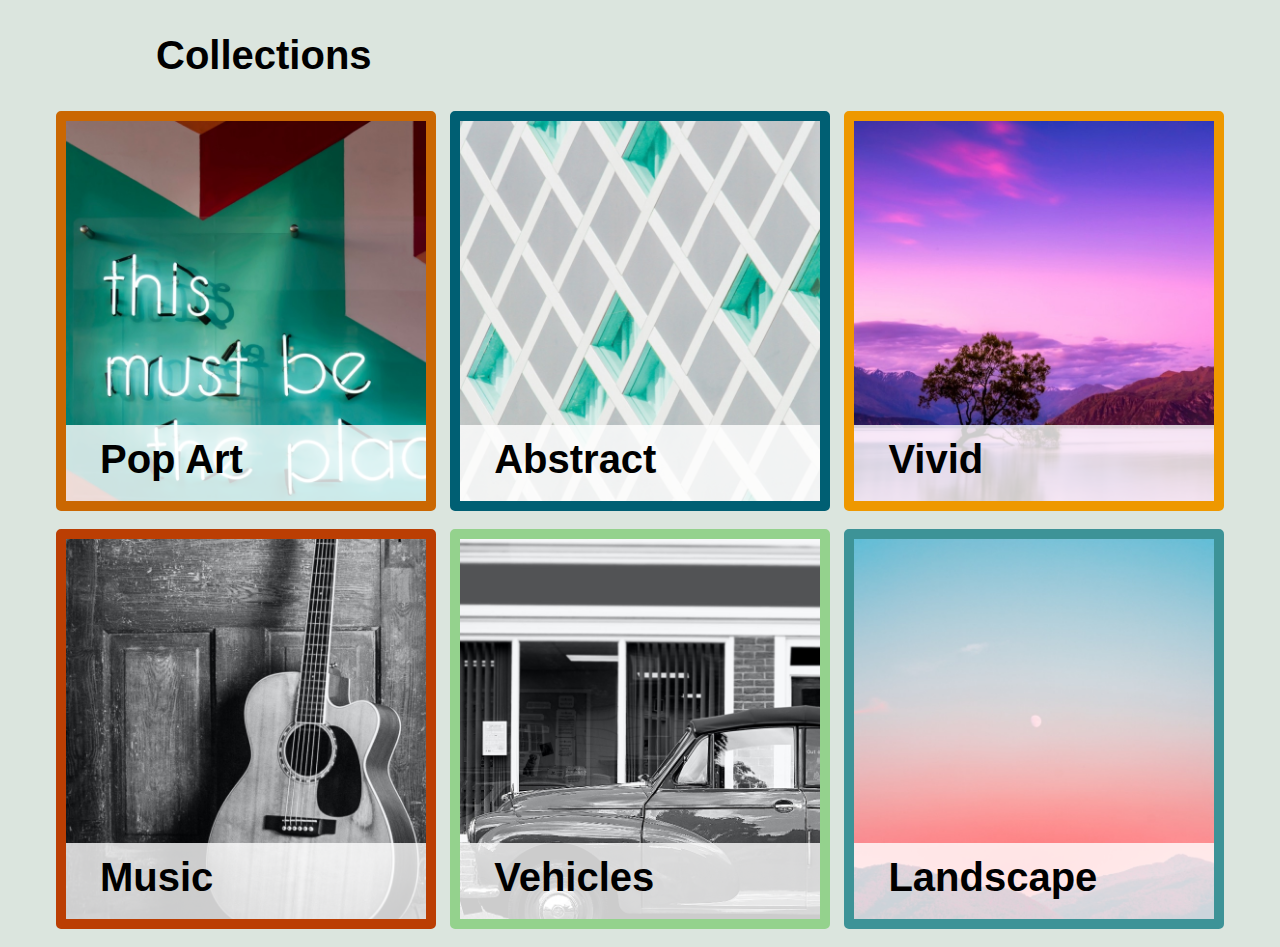
<file: index.html>
<!DOCTYPE html>
<html lang="en">

<head>
    <meta charset="UTF-8" />
    <meta http-equiv="X-UA-Compatible" content="IE=edge" />
    <meta name="viewport" content="width=device-width, initial-scale=1.0" />
    <title>Collections</title>
    <link href="style.css" rel="stylesheet" />
</head>

<body>
    <section id="collections">
        <h2>Collections</h2>
        <ul class="orange">
            <li class=" row">
                <figure id="fig-1">
                    <img src="images/pop-art.jpg" alt="Pop Art: This must be the place" />
                    <figcaption ><a href="#" id="orange_c">Pop Art</a></figcaption>
                </figure>
            </li>
            <li class="row">
                <figure id="fig-2">
                    <img src="images/abstract.jpg" alt="Abstract: grey and green squares." />
                    <figcaption><a href="#" id="col-2">Abstract</a></figcaption>
                </figure>
            </li>
            <li class="row">
                <figure id="fig-3">
                    <img src="images/vivid.jpg" alt="Tree on island in lake with purple sunrise." />
                    <figcaption><a href="#" id="col-3">Vivid</a></figcaption>
                </figure>
            </li>
            <li class="row">
                <figure id="fig-4">
                    <img src="images/music.jpg" alt="Music: guitar leaning against wall." />
                    <figcaption><a href="#" id="col-4">Music</a></figcaption>
                </figure>
            </li>
            <li class="row">
                <figure id="fig-5">
                    <img src="images/vehicles.jpg" alt="Vehicles: 1930's car on street." />
                    <figcaption><a href="#" id="col-5">Vehicles</a></figcaption>
                </figure>
            </li>
            <li class="row">
                <figure id="fig-6">
                    <img src="images/landscape.jpg" alt="Landscape: moonrise over tree-covered mountains." />
                    <figcaption><a href="#" id="col-6">Landscape</a></figcaption>
                </figure>
            </li>
        </ul>
    </section>
</body>

</html>
</file>
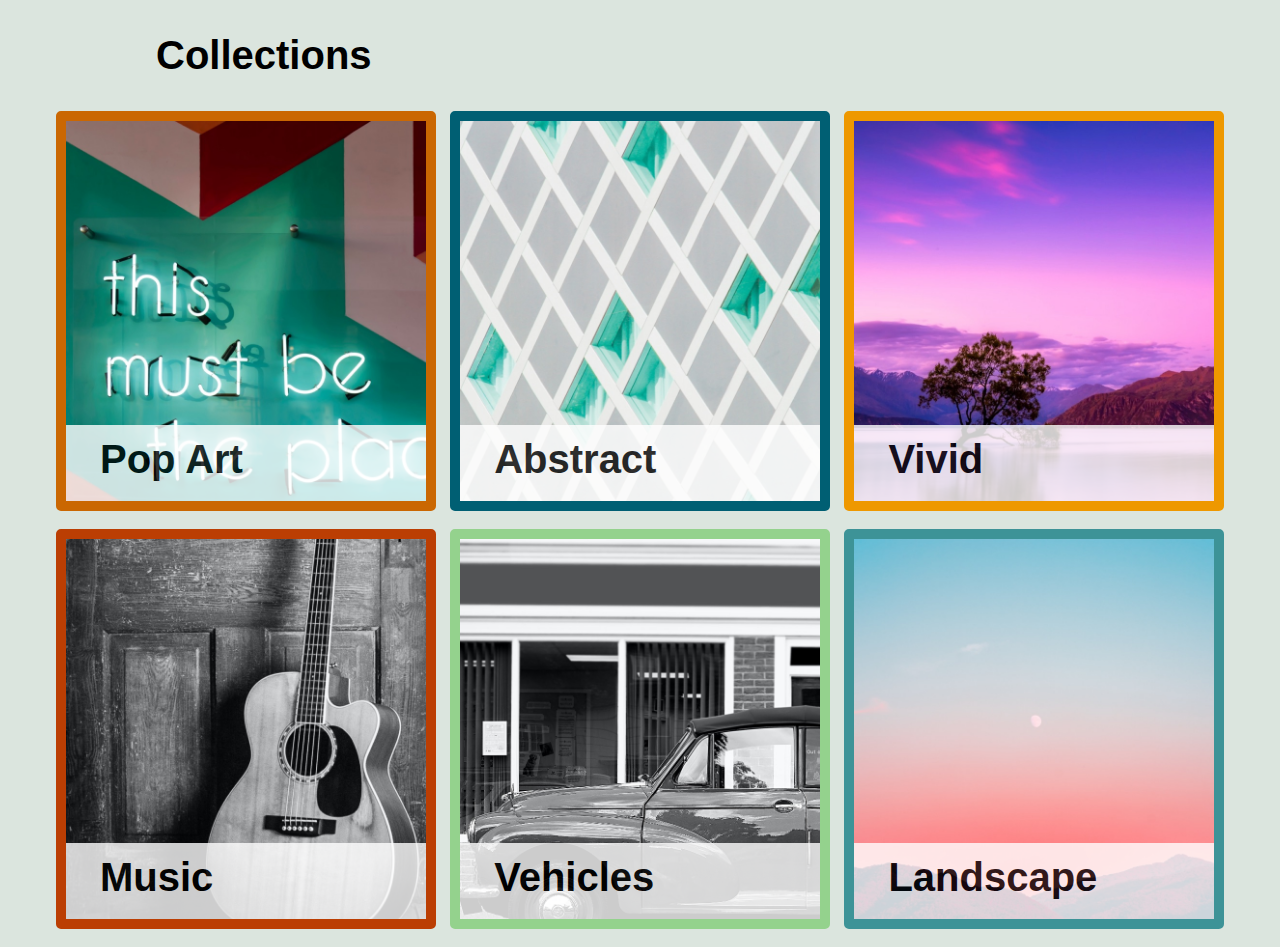
<file: collections.html>
<!DOCTYPE html>
<html lang="en">

<head>
    <meta charset="UTF-8" />
    <meta http-equiv="X-UA-Compatible" content="IE=edge" />
    <meta name="viewport" content="width=device-width, initial-scale=1.0" />
    <title>Collections</title>
    <link href="style_collections.css" rel="stylesheet" />
</head>

<body>
    <section id="collections">
        <h2>Collections</h2>
        <ul class="orange">
            <li class=" row">
                <figure id="fig-1">
                    <img src="images/pop-art.jpg" alt="Pop Art: This must be the place" />
                    <figcaption ><a href="#" id="orange_c">Pop Art</a></figcaption>
                </figure>
            </li>
            <li class="row">
                <figure id="fig-2">
                    <img src="images/abstract.jpg" alt="Abstract: grey and green squares." />
                    <figcaption><a href="#" id="col-2">Abstract</a></figcaption>
                </figure>
            </li>
            <li class="row">
                <figure id="fig-3">
                    <img src="images/vivid.jpg" alt="Tree on island in lake with purple sunrise." />
                    <figcaption><a href="#" id="col-3">Vivid</a></figcaption>
                </figure>
            </li>
            <li class="row">
                <figure id="fig-4">
                    <img src="images/music.jpg" alt="Music: guitar leaning against wall." />
                    <figcaption><a href="#" id="col-4">Music</a></figcaption>
                </figure>
            </li>
            <li class="row">
                <figure id="fig-5">
                    <img src="images/vehicles.jpg" alt="Vehicles: 1930's car on street." />
                    <figcaption><a href="#" id="col-5">Vehicles</a></figcaption>
                </figure>
            </li>
            <li class="row">
                <figure id="fig-6">
                    <img src="images/landscape.jpg" alt="Landscape: moonrise over tree-covered mountains." />
                    <figcaption><a href="#" id="col-6">Landscape</a></figcaption>
                </figure>
            </li>
        </ul>
    </section>
</body>

</html>
</file>
<file: style.css>
/* colors - see style guide for docs. 
Clearly there is more you could place in variables, up to you if you want to use them. My answer does not go beyond colors to keep the code easier to read. */

:root {
    --color1: #001219;
    --color2: #005f73;
    --color3: #3d9397;
    --color4: #94d28d;
    --color5: #e9d8a6;
    --color6: #ee9800;
    --color7: #ca6702;
    --color8: #bb3e03;
    --color9: #ae2012;
    --color10: #9b2226;
}


/* generic site styles */

html {
    box-sizing: border-box;
}

*,
*::before,
*::after {
    box-sizing: inherit;
}

body {
    font-family: 'Segoe UI', Tahoma, Geneva, Verdana, sans-serif;
    background-color: #DBE5DE;
    padding: 0;
    margin: 0;
}

section {
    
    max-width: 1200px;
    margin: 0px auto;
    padding: 0 1rem;

 
    
}


section h2 {

    font-size: 2.5rem;

}

section ul {
    margin: 0px;
    list-style-type: none;
    padding: 0;
}
ul{
    
    padding-top: 0px;
    display: flex;
    flex-wrap: wrap;
    align-items: center;
    justify-content: space-evenly;
    gap: 1%;

    
}

figure img {
    margin-bottom: -4px;
    object-fit: cover;
    object-position: 0 -150px;
    width: 100%;


}
figure {

    position: relative;
    padding: 0;
    max-height: 400px;
    overflow: hidden;
    margin: 0 0 0.5rem 0;
    
    


    
}
li {
    
    flex-basis: 32%;
    max-width: 100%;
    
    display: flex;
    padding-bottom: 10px;
    margin: 0;
    

}



figcaption {
    position: absolute;
    background-color: rgba(255,255,255, 0.8) ;
    font-size: 40px;
    margin: 0;
    height: 20%;
    padding:0;
    font-weight: bolder;
    font-family: 'Segoe UI', Tahoma, Geneva, Verdana, sans-serif;
    bottom: 0%;
    width: 100%;
/*     opacity: 0.8; */
}

figcaption a{
    display: block;
    padding: 1rem;
    text-decoration: none;
    position: absolute;
    bottom: 5%;
    left: 5%;
   

}


a:link {
      color: black;


    }

#orange_c:hover, 
#orange_c:hover:visited {
    color: #ca6702;
}
#fig-1 {
    
    border: 10px solid #ca6702;
    border-radius: 5px; 

}


#col-2:hover, 
#col-2:hover:visited {

    color: #005F73;
}
#fig-2 {
    
    border: 10px solid #005F73;
    border-radius: 5px; 
}

#col-3:hover, 
#col-3:hover:visited {
    color: #EE9800;

}
#fig-3 {
    border: 10px solid #EE9800;
    border-radius: 5px;  
}
#col-4:hover, 
#col-4:hover:visited {
    color: #BB3E03;
}
#fig-4 { 
    border: 10px solid #BB3E03;
    border-radius: 5px;  
}

#col-5:hover, 
#col-5:hover:visited {
    color: #94d28d;
}

#fig-5 {
    border: 10px solid #94d28d;
    border-radius: 5px;
}

#col-6:hover, 
#col-6:hover:visited {
    color: #3d9397;
}
#fig-6 {
    border: 10px solid #3d9397;
    border-radius: 5px;

}


a:visited {
      color: black;
      
}
#orange {
    
    padding: 0px;

    

}


img {
    width: 100%;
    
    margin-bottom: -4px;

    
    
    
}


/* Initial mobile layout: a series of images stacked on top of each other with the figure caption over the image. */


/* At this breakpoint, transition to 2 figures per line */

@media (min-width: 550px) {

    section ul{
        display: flex;
        flex-flow: row wrap;
        justify-content: space-between;
    }

    section li {
        flex-basis: 49.5%;
    }

    figure img {
        object-position:0;
    }
}
/* At this breakpoint, transition to 3 figures per line */

@media (min-width: 800px) {
    section ul {
        display: flex;
        flex-flow:row wrap;
        justify-content: space-between;
    }
    section h2 {
        margin-left: 100px;
    }
    section li {
        flex-basis: 32.5%;
    }
}
</file>
<file: style_collections.css>
/* colors - see style guide for docs. 
Clearly there is more you could place in variables, up to you if you want to use them. My answer does not go beyond colors to keep the code easier to read. */

:root {
    --color1: #001219;
    --color2: #005f73;
    --color3: #3d9397;
    --color4: #94d28d;
    --color5: #e9d8a6;
    --color6: #ee9800;
    --color7: #ca6702;
    --color8: #bb3e03;
    --color9: #ae2012;
    --color10: #9b2226;
}


/* generic site styles */

html {
    box-sizing: border-box;
}

*,
*::before,
*::after {
    box-sizing: inherit;
}

body {
    font-family: 'Segoe UI', Tahoma, Geneva, Verdana, sans-serif;
    background-color: #DBE5DE;
    padding: 0;
    margin: 0;
}

section {
    
    max-width: 1200px;
    margin: 0px auto;
    padding: 0 1rem;

 
    
}


section h2 {

    font-size: 2.5rem;

}

section ul {
    margin: 0px;
    list-style-type: none;
    padding: 0;
}
ul{
    
    padding-top: 0px;
    display: flex;
    flex-wrap: wrap;
    align-items: center;
    justify-content: space-evenly;
    gap: 1%;

    
}

figure img {
    margin-bottom: -4px;
    object-fit: cover;
    object-position: 0 -150px;
    width: 100%;


}
figure {

    position: relative;
    padding: 0;
    max-height: 400px;
    overflow: hidden;
    margin: 0 0 0.5rem 0;
    
    


    
}
li {
    
    flex-basis: 32%;
    max-width: 100%;
    
    display: flex;
    padding-bottom: 10px;
    margin: 0;
    

}



figcaption {
    position: absolute;
    background-color: white ;
    font-size: 40px;
    margin: 0;
    height: 20%;
    padding:0;
    font-weight: bolder;
    font-family: 'Segoe UI', Tahoma, Geneva, Verdana, sans-serif;
    bottom: 0%;
    width: 100%;
    opacity: 0.8;
}

figcaption a{
    display: block;
    padding: 1rem;
    text-decoration: none;
    position: absolute;
    bottom: 5%;
    left: 5%;
    opacity: 1;

}


a:link {
      color: black;


    }

#orange_c:hover, 
#orange_c:hover:visited {
    color: #ca6702;
}
#fig-1 {
    
    border: 10px solid #ca6702;
    border-radius: 5px; 

}


#col-2:hover, 
#col-2:hover:visited {

    color: #005F73;
}
#fig-2 {
    
    border: 10px solid #005F73;
    border-radius: 5px; 
}

#col-3:hover, 
#col-3:hover:visited {
    color: #EE9800;

}
#fig-3 {
    border: 10px solid #EE9800;
    border-radius: 5px;  
}
#col-4:hover, 
#col-4:hover:visited {
    color: #BB3E03;
}
#fig-4 { 
    border: 10px solid #BB3E03;
    border-radius: 5px;  
}

#col-5:hover, 
#col-5:hover:visited {
    color: #94d28d;
}

#fig-5 {
    border: 10px solid #94d28d;
    border-radius: 5px;
}

#col-6:hover, 
#col-6:hover:visited {
    color: #3d9397;
}
#fig-6 {
    border: 10px solid #3d9397;
    border-radius: 5px;

}


a:visited {
      color: black;
      
}
#orange {
    
    padding: 0px;

    

}


img {
    width: 100%;
    
    margin-bottom: -4px;

    
    
    
}


/* Initial mobile layout: a series of images stacked on top of each other with the figure caption over the image. */


/* At this breakpoint, transition to 2 figures per line */

@media (min-width: 550px) {

    section ul{
        display: flex;
        flex-flow: row wrap;
        justify-content: space-between;
    }

    section li {
        flex-basis: 49.5%;
    }

    figure img {
        object-position:0;
    }
}
/* At this breakpoint, transition to 3 figures per line */

@media (min-width: 800px) {
    section ul {
        display: flex;
        flex-flow:row wrap;
        justify-content: space-between;
    }
    section h2 {
        margin-left: 100px;
    }
    section li {
        flex-basis: 32.5%;
    }
}
</file>
